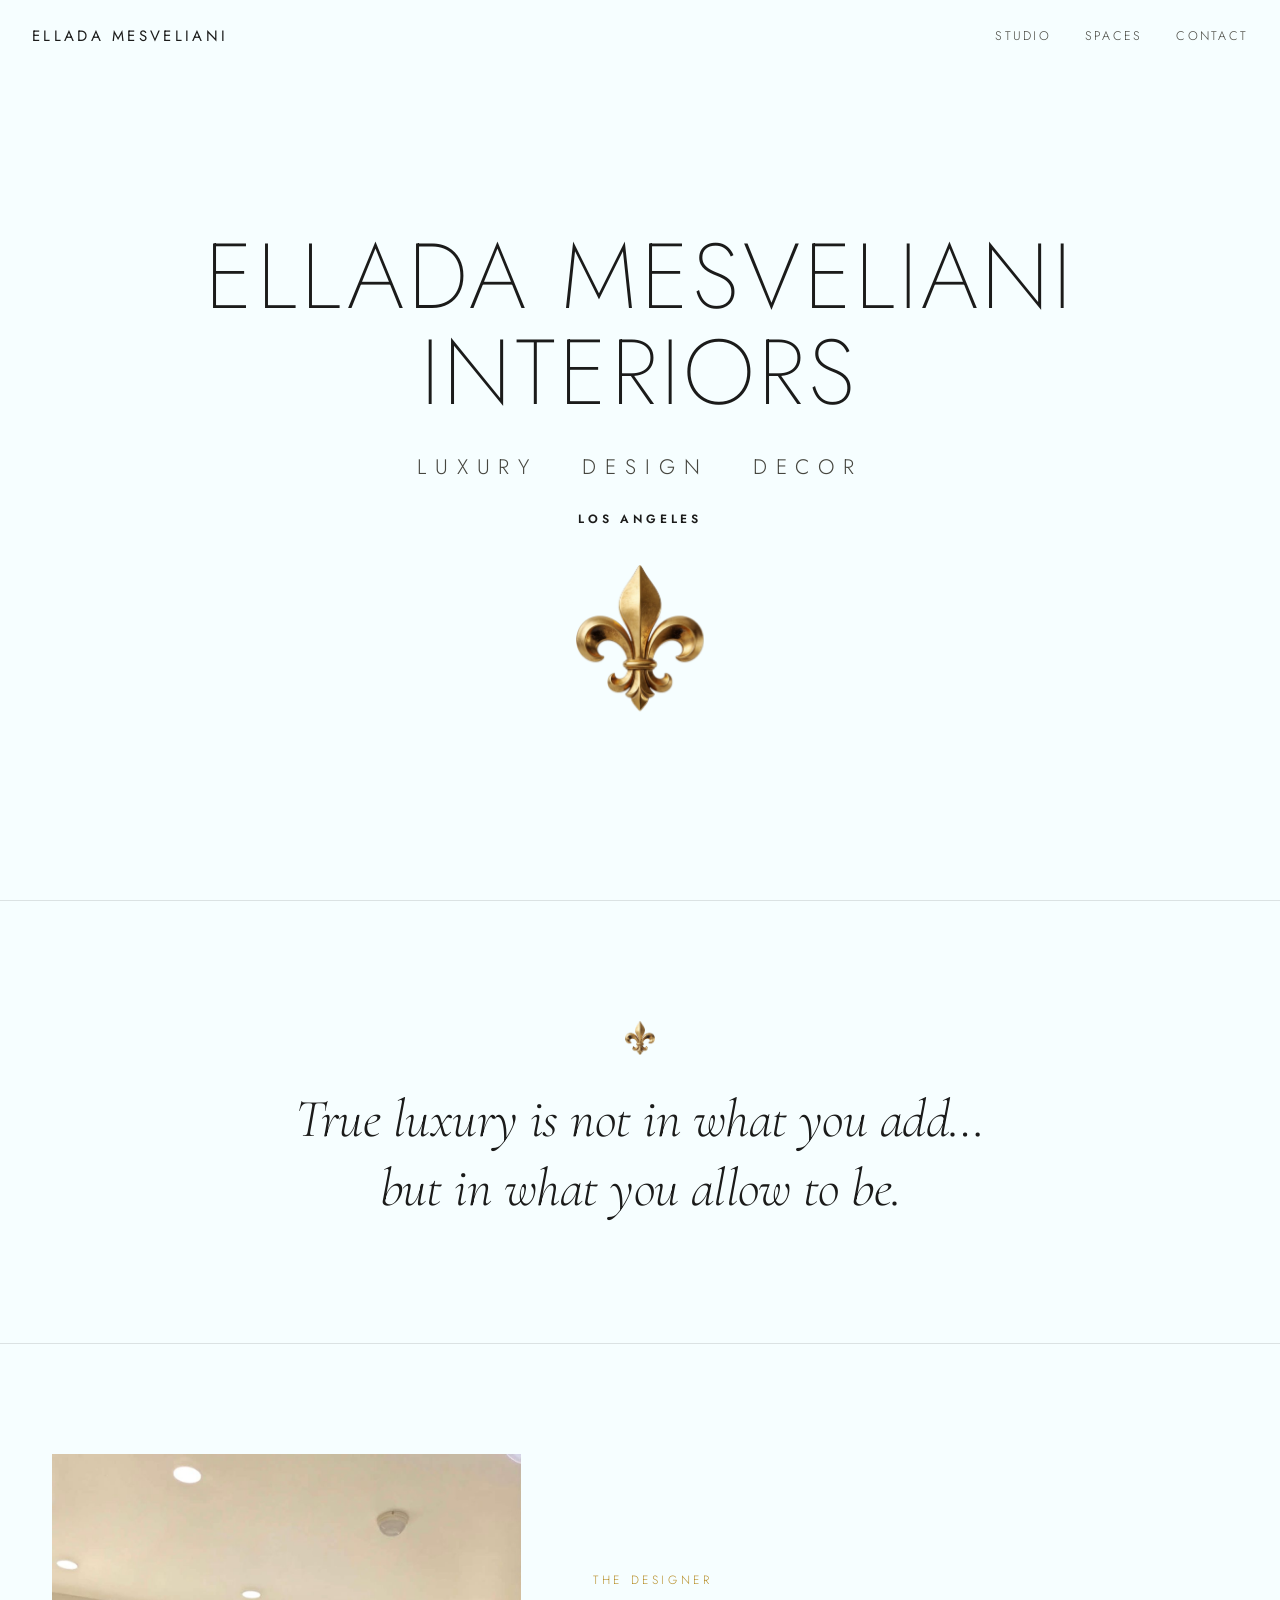
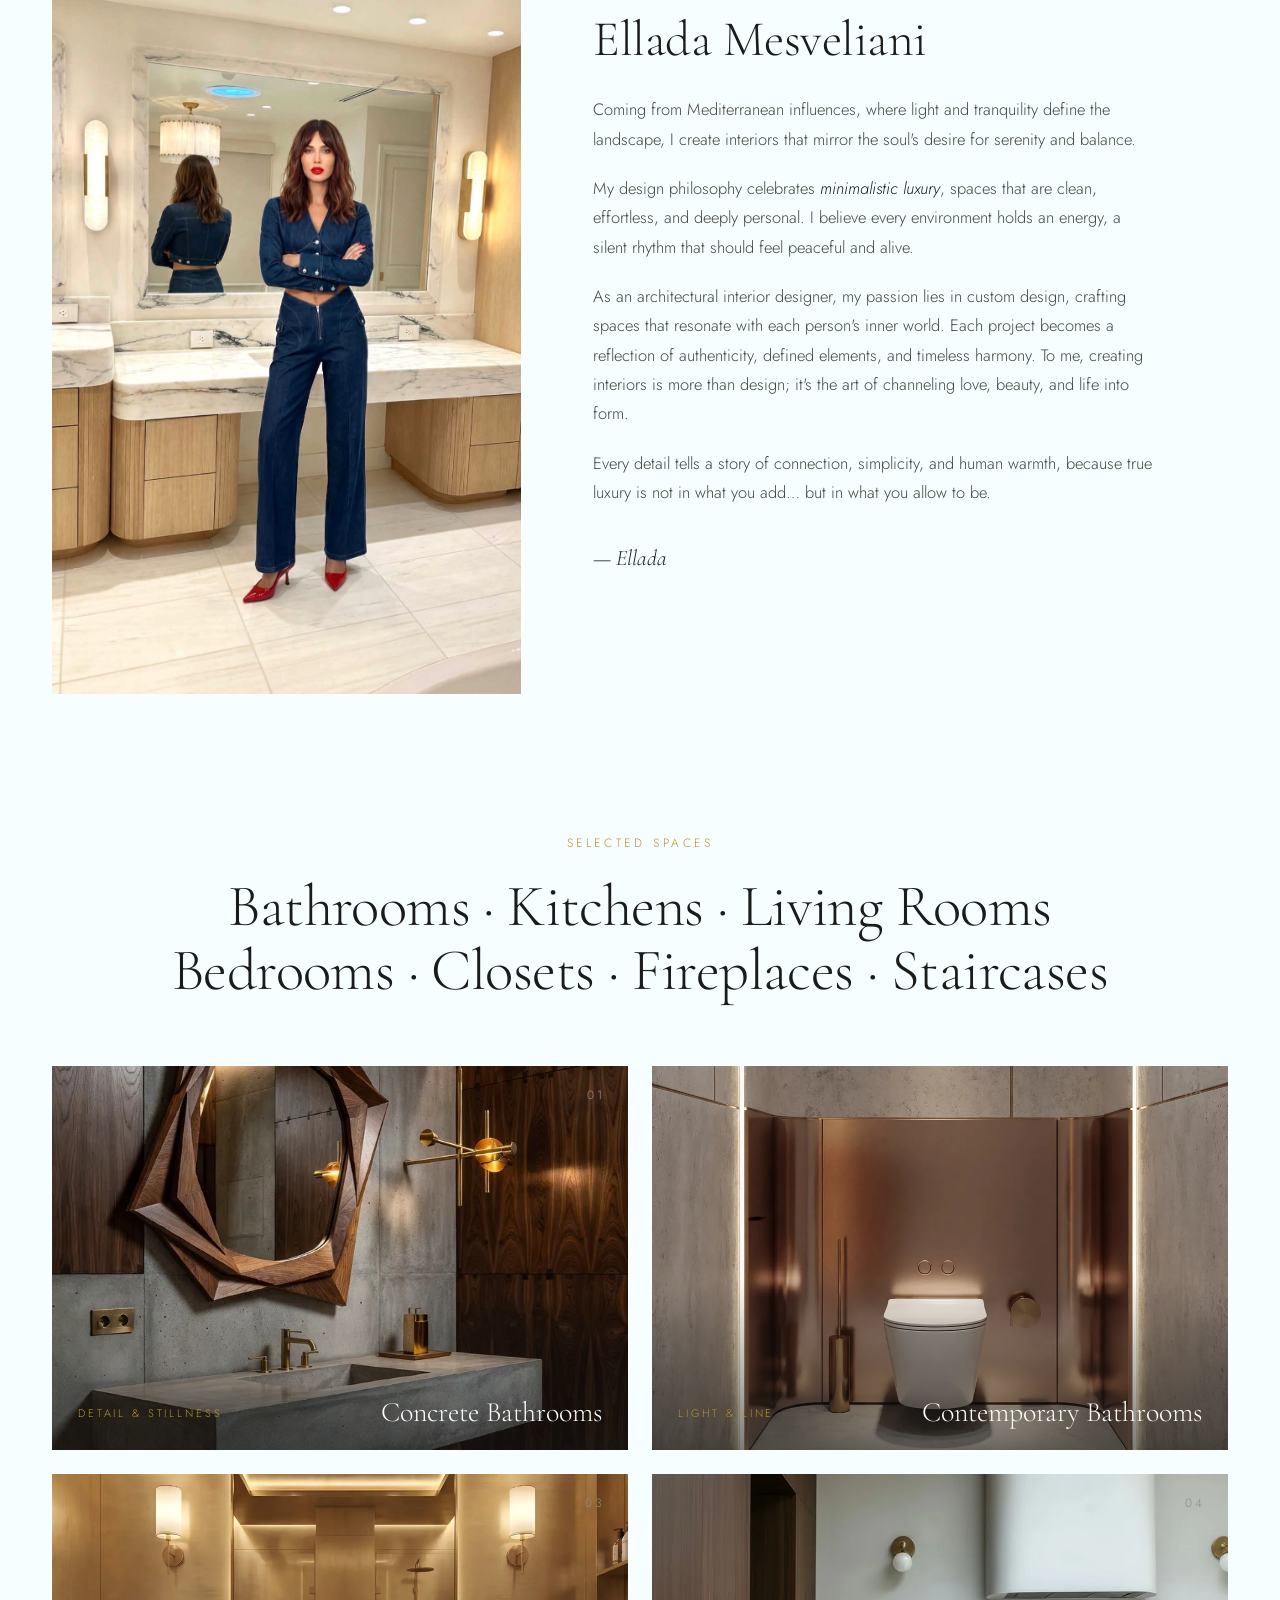
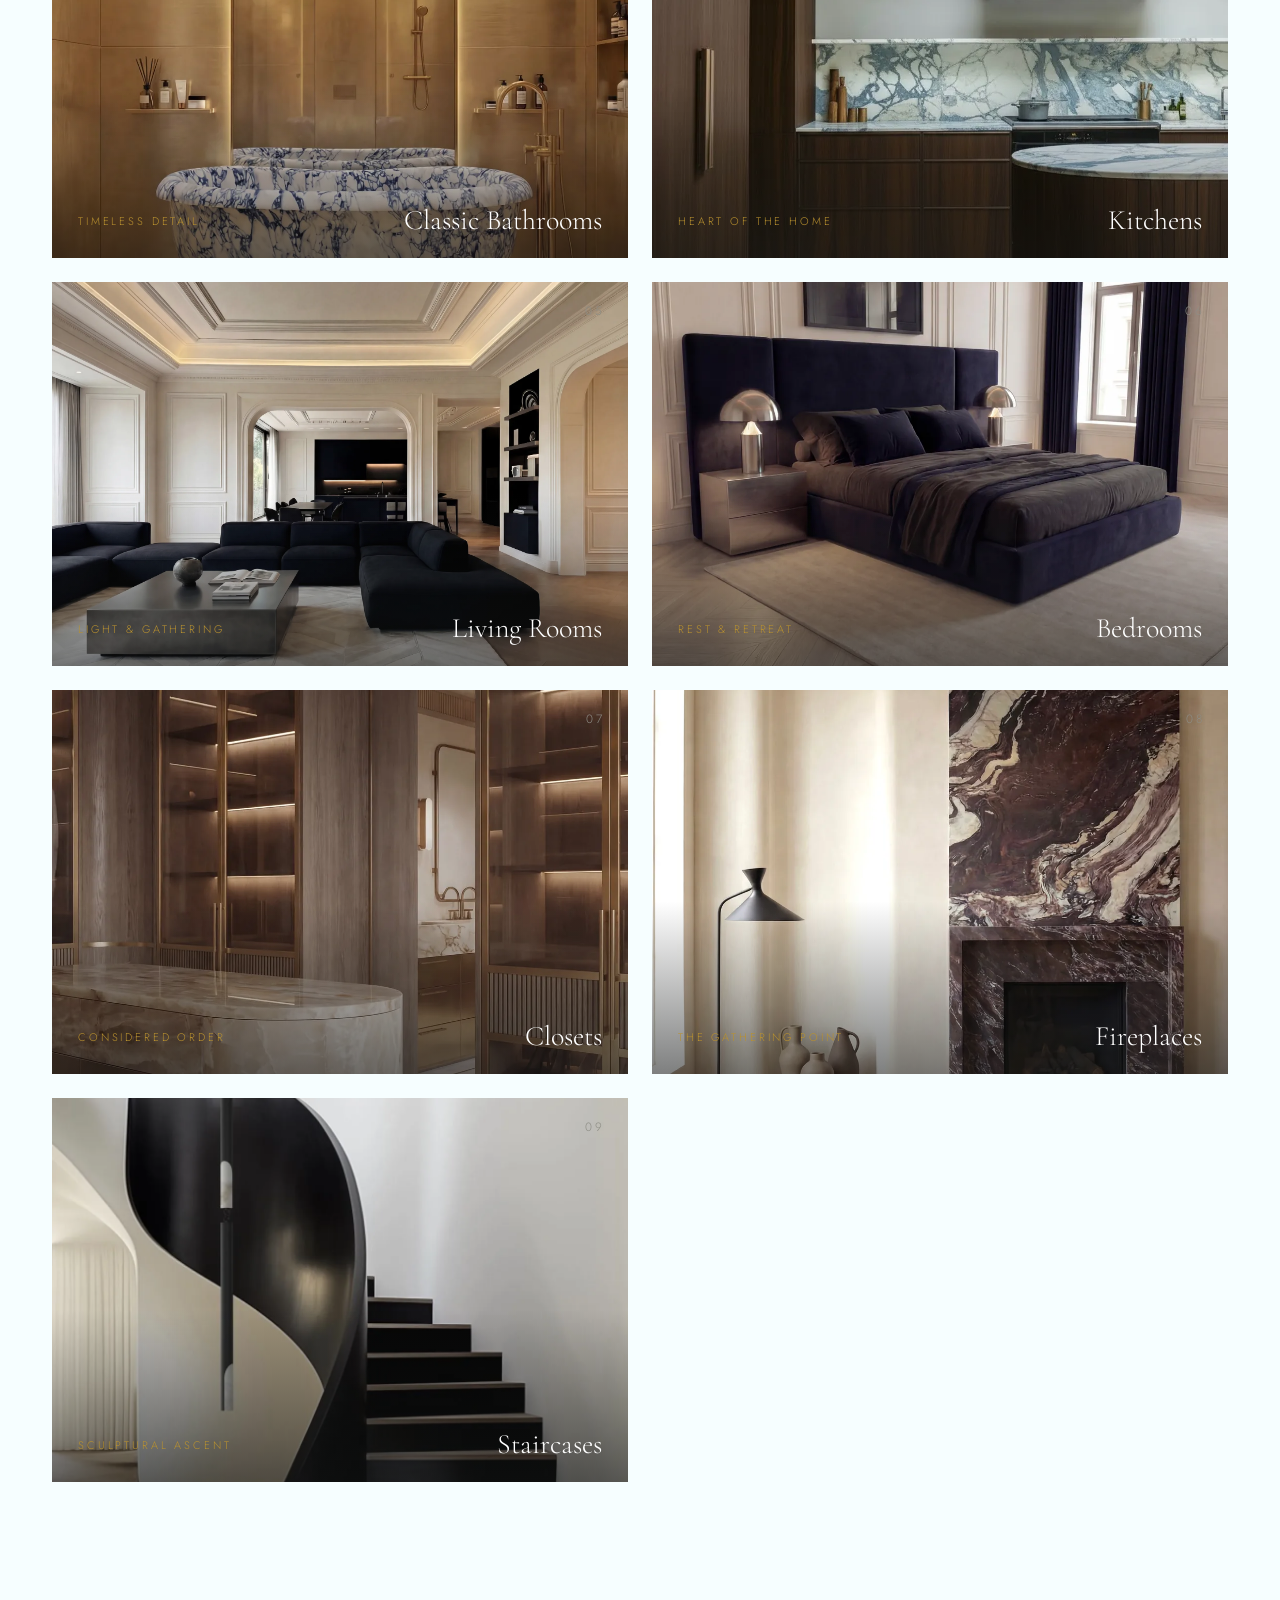
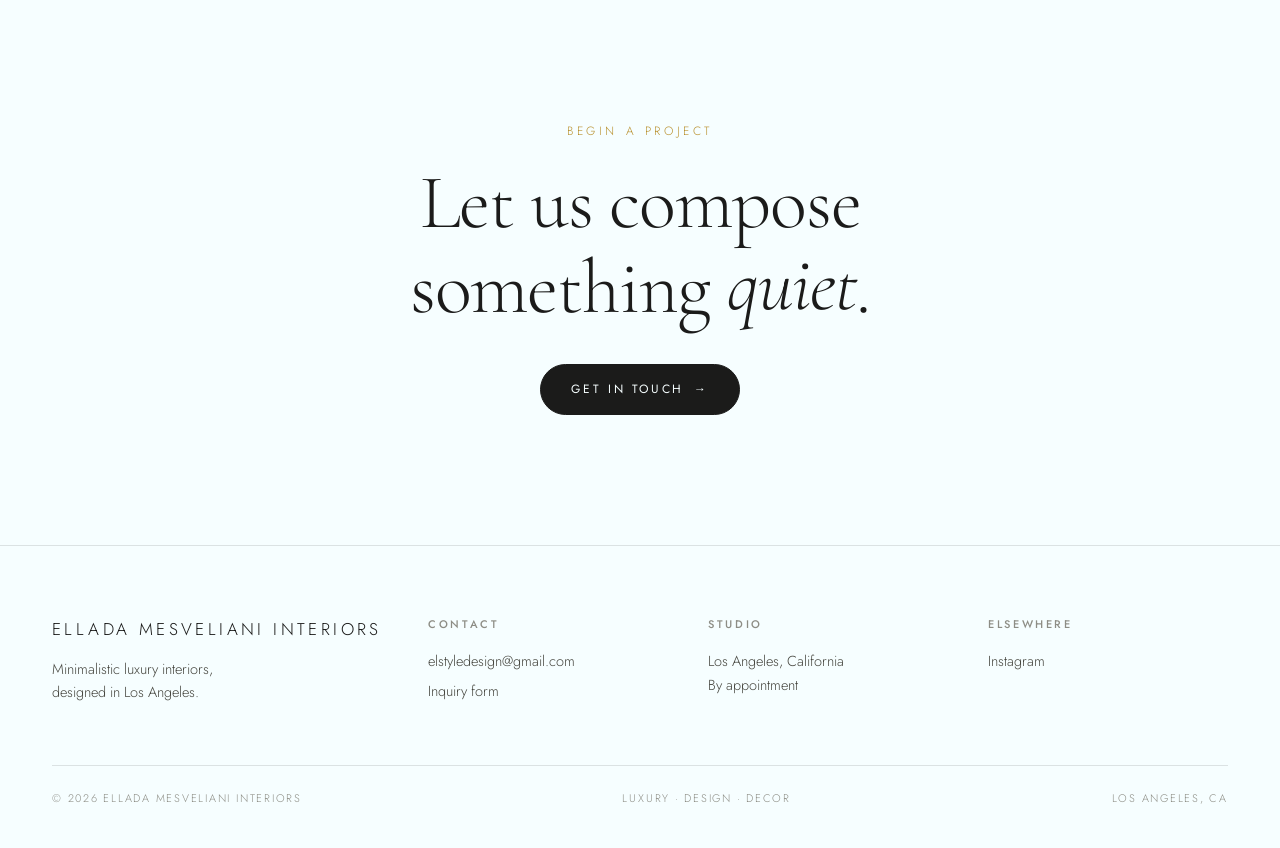
<file: index.html>
<!doctype html>
<html lang="en">
<head>
<meta charset="utf-8" />
<meta name="viewport" content="width=device-width, initial-scale=1" />
<title>Ellada Mesveliani Interiors — Luxury Design Decor, Los Angeles</title>
<meta name="description" content="Ellada Mesveliani Interiors — minimalistic luxury interior design in Los Angeles. Bathrooms, kitchens, living rooms and bedrooms designed with serenity, balance and timeless harmony." />
<link rel="preconnect" href="https://fonts.googleapis.com" />
<link rel="preconnect" href="https://fonts.gstatic.com" crossorigin />
<link href="https://fonts.googleapis.com/css2?family=Cormorant+Garamond:ital,wght@0,300;0,400;1,300;1,400&family=Jost:wght@200;300;400;500;600&display=swap" rel="stylesheet" />
<link rel="stylesheet" href="styles.css" />
<link rel="icon" href="favicon.ico" sizes="any" />
<link rel="icon" type="image/png" sizes="32x32" href="favicon-32x32.png" />
<link rel="icon" type="image/png" sizes="16x16" href="favicon-16x16.png" />
<link rel="apple-touch-icon" href="apple-touch-icon.png" />
<!-- Open Graph / iMessage link preview -->
<meta property="og:type" content="website" />
<meta property="og:site_name" content="Ellada Mesveliani Interiors" />
<meta property="og:url" content="https://elstyledesigns.com/" />
<meta property="og:title" content="Ellada Mesveliani Interiors — Luxury Design Decor, Los Angeles" />
<meta property="og:description" content="Ellada Mesveliani Interiors — minimalistic luxury interior design in Los Angeles. Bathrooms, kitchens, living rooms and bedrooms designed with serenity, balance and timeless harmony." />
<meta property="og:image" content="https://elstyledesigns.com/uploads/og-image.jpg" />
<meta property="og:image:width" content="1200" />
<meta property="og:image:height" content="630" />
<meta name="twitter:card" content="summary_large_image" />
<meta name="twitter:title" content="Ellada Mesveliani Interiors — Luxury Design Decor, Los Angeles" />
<meta name="twitter:description" content="Ellada Mesveliani Interiors — minimalistic luxury interior design in Los Angeles. Bathrooms, kitchens, living rooms and bedrooms designed with serenity, balance and timeless harmony." />
<meta name="twitter:image" content="https://elstyledesigns.com/uploads/og-image.jpg" />
</head>
<body>

<!-- ====================== NAV ====================== -->
<nav class="nav" id="nav">
  <a href="index.html" class="mark">Ellada Mesveliani</a>
  <div class="links" id="navLinks">
    <a href="#studio">Studio</a>
    <a href="#spaces">Spaces</a>
    <a href="contact.html">Contact</a>
  </div>
  <button class="nav-toggle" id="navToggle" aria-label="Menu">Menu</button>
</nav>

<!-- ============== LOGO WEBSITE LANDER ============== -->
<header class="lander">
  <h1 class="name">Ellada Mesveliani<br>Interiors</h1>
  <div class="sub">Luxury &nbsp; Design &nbsp; Decor</div>
  <div class="place">Los Angeles</div>

  <!-- gold fleur-de-lis crest -->
  <img class="crest" src="uploads/fleur-de-lis.webp" alt="Ellada Mesveliani Interiors fleur-de-lis emblem" />
</header>

<!-- ==================== TAGLINE ==================== -->
<section class="tagline">
  <img class="crest-sm" src="uploads/fleur-de-lis.webp" alt="" aria-hidden="true" />
  <p class="reveal">True luxury is not in what you add&hellip;<br>but in what you allow to be.</p>
</section>

<!-- ============= PHOTO OF ELLADA + BIO ============= -->
<section class="section" id="studio">
  <div class="wrap about">
    <figure class="portrait reveal">
      <img src="uploads/ellada.jpg" alt="Ellada Mesveliani, founder of Ellada Mesveliani Interiors" />
    </figure>

    <div class="reveal">
      <div class="eyebrow">The Designer</div>
      <h2>Ellada Mesveliani</h2>
      <div class="bio">
        <p>Coming from Mediterranean influences, where light and tranquility define the landscape, I create interiors that mirror the soul's desire for serenity and balance.</p>
        <p>My design philosophy celebrates <em>minimalistic luxury</em>, spaces that are clean, effortless, and deeply personal. I believe every environment holds an energy, a silent rhythm that should feel peaceful and alive.</p>
        <p>As an architectural interior designer, my passion lies in custom design, crafting spaces that resonate with each person's inner world. Each project becomes a reflection of authenticity, defined elements, and timeless harmony. To me, creating interiors is more than design; it's the art of channeling love, beauty, and life into form.</p>
        <p>Every detail tells a story of connection, simplicity, and human warmth, because true luxury is not in what you add&hellip; but in what you allow to be.</p>
      </div>
      <div class="signoff">— Ellada</div>
    </div>
  </div>
</section>

<!-- ==================== SPACES ==================== -->
<section class="section" id="spaces" style="padding-top:30px;">
  <div class="wrap">
    <div class="spaces-head reveal">
      <div class="eyebrow">Selected Spaces</div>
      <h2>Bathrooms &middot; Kitchens &middot; Living Rooms<br>Bedrooms &middot; Closets &middot; Fireplaces &middot; Staircases</h2>
    </div>

    <div class="grid">
      <a class="tile has-photo reveal" href="bathrooms.html">
        <img class="cover" src="uploads/bathrooms/bath-06.webp" alt="Concrete Bathrooms" loading="lazy" />
        <span class="num">01</span>
        <span class="label"><span class="k">Detail &amp; Stillness</span><span class="t">Concrete Bathrooms</span></span>
      </a>
      <a class="tile has-photo reveal" href="contemporary-bathrooms.html">
        <img class="cover" src="uploads/contemporary-bathrooms/contemporary-bathrooms-25.webp" alt="Contemporary Bathrooms" loading="lazy" style="object-position: center 82%;" />
        <span class="num">02</span>
        <span class="label"><span class="k">Light &amp; Line</span><span class="t">Contemporary Bathrooms</span></span>
      </a>
      <a class="tile has-photo reveal" href="classic-bathrooms.html">
        <img class="cover" src="uploads/classic-bathrooms/classic-bathrooms-hero.webp" alt="Classic Bathrooms" loading="lazy" />
        <span class="num">03</span>
        <span class="label"><span class="k">Timeless Detail</span><span class="t">Classic Bathrooms</span></span>
      </a>
      <a class="tile has-photo reveal" href="kitchens.html">
        <img class="cover" src="uploads/kitchens/kitchens-03.webp" alt="Kitchens" loading="lazy" />
        <span class="num">04</span>
        <span class="label"><span class="k">Heart of the Home</span><span class="t">Kitchens</span></span>
      </a>
      <a class="tile has-photo reveal" href="living-rooms.html">
        <img class="cover" src="uploads/living-rooms/living-rooms-01.webp" alt="Living Rooms" loading="lazy" />
        <span class="num">05</span>
        <span class="label"><span class="k">Light &amp; Gathering</span><span class="t">Living Rooms</span></span>
      </a>
      <a class="tile has-photo reveal" href="bedrooms.html">
        <img class="cover" src="uploads/bedrooms/bedrooms-01.webp" alt="Bedrooms" loading="lazy" />
        <span class="num">06</span>
        <span class="label"><span class="k">Rest &amp; Retreat</span><span class="t">Bedrooms</span></span>
      </a>
      <a class="tile has-photo reveal" href="closets.html">
        <img class="cover" src="uploads/closets/closets-01.webp" alt="Closets" loading="lazy" />
        <span class="num">07</span>
        <span class="label"><span class="k">Considered Order</span><span class="t">Closets</span></span>
      </a>
      <a class="tile has-photo reveal" href="fireplaces.html">
        <img class="cover" src="uploads/fireplaces/fireplaces-01.webp" alt="Fireplaces" loading="lazy" />
        <span class="num">08</span>
        <span class="label"><span class="k">The Gathering Point</span><span class="t">Fireplaces</span></span>
      </a>
      <a class="tile has-photo reveal" href="staircases.html">
        <img class="cover" src="uploads/staircases/staircases-01.webp" alt="Staircases" loading="lazy" />
        <span class="num">09</span>
        <span class="label"><span class="k">Sculptural Ascent</span><span class="t">Staircases</span></span>
      </a>
    </div>
  </div>
</section>

<!-- ================= CONTACT BAND ================= -->
<section class="contact-band">
  <div class="wrap reveal">
    <div class="eyebrow">Begin a Project</div>
    <h2>Let us compose<br>something <span class="word-slot" id="wordSlot"><span class="word-track"><span>quiet</span><span>timeless</span><span>serene</span><span>effortless</span><span>luminous</span><span>tranquil</span><span>refined</span><span>soulful</span><span>enduring</span><span>graceful</span><span>intentional</span><span>elemental</span></span></span>.</h2>
    <a href="contact.html" class="btn solid">Get in touch <span class="arrow">&rarr;</span></a>
  </div>
</section>

<!-- ==================== FOOTER ==================== -->
<footer class="foot">
  <div class="wrap">
    <div class="grid-foot">
      <div>
        <div class="brand-mark">Ellada Mesveliani Interiors</div>
        <p>Minimalistic luxury interiors,<br>designed in Los Angeles.</p>
      </div>
      <div>
        <h4>Contact</h4>
        <a href="mailto:elstyledesign@gmail.com">elstyledesign@gmail.com</a>
        <a href="contact.html">Inquiry form</a>
      </div>
      <div>
        <h4>Studio</h4>
        <p>Los Angeles, California<br>By appointment</p>
      </div>
      <div>
        <h4>Elsewhere</h4>
        <a href="https://instagram.com/ellada_mesveliani" target="_blank" rel="noopener">Instagram</a>
      </div>
    </div>
    <div class="meta">
      <span>&copy; 2026 Ellada Mesveliani Interiors</span>
      <span>Luxury &middot; Design &middot; Decor</span>
      <span>Los Angeles, CA</span>
    </div>
  </div>
</footer>

<script src="script.js"></script>
</body>
</html>
</file>
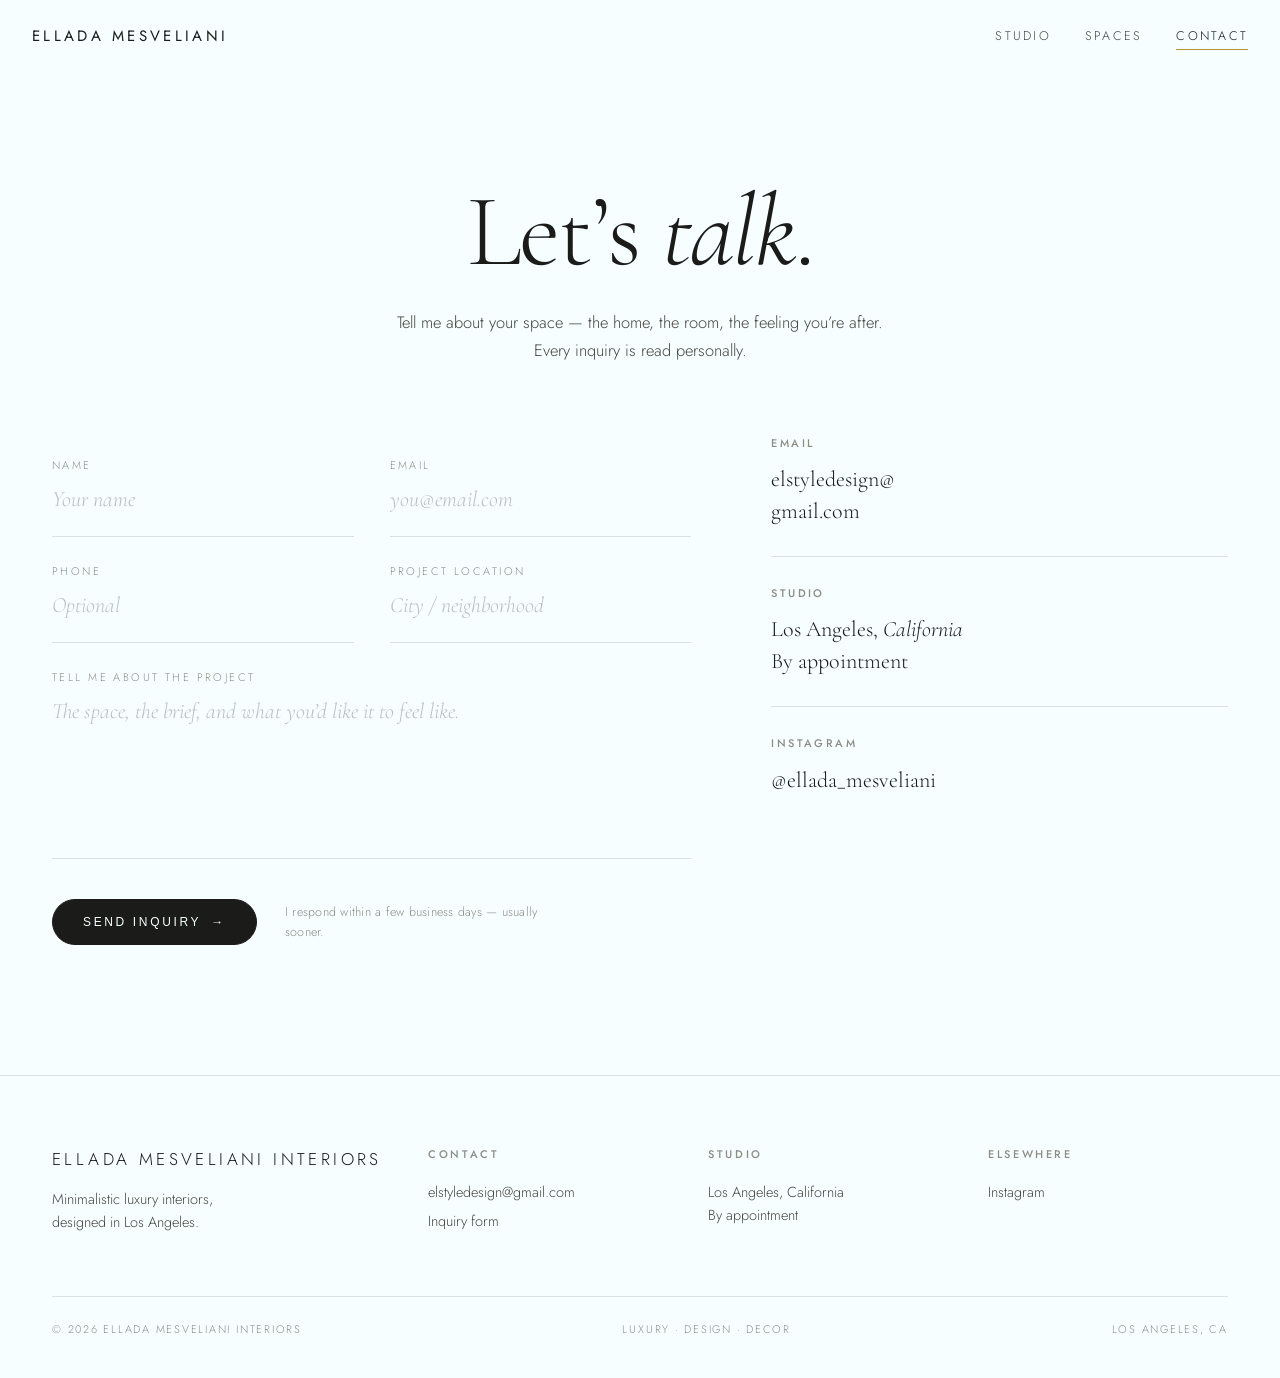
<file: contact.html>
<!doctype html>
<html lang="en">
<head>
<meta charset="utf-8" />
<meta name="viewport" content="width=device-width, initial-scale=1" />
<title>Contact — Ellada Mesveliani Interiors</title>
<meta name="description" content="Begin a project with Ellada Mesveliani Interiors — luxury interior design in Los Angeles." />
<link rel="preconnect" href="https://fonts.googleapis.com" />
<link rel="preconnect" href="https://fonts.gstatic.com" crossorigin />
<link href="https://fonts.googleapis.com/css2?family=Cormorant+Garamond:ital,wght@0,300;0,400;1,300;1,400&family=Jost:wght@200;300;400;500;600&display=swap" rel="stylesheet" />
<link rel="stylesheet" href="styles.css" />
<link rel="icon" href="favicon.ico" sizes="any" />
<link rel="icon" type="image/png" sizes="32x32" href="favicon-32x32.png" />
<link rel="icon" type="image/png" sizes="16x16" href="favicon-16x16.png" />
<link rel="apple-touch-icon" href="apple-touch-icon.png" />
<style>
  .contact-hero { padding: 180px 0 70px; text-align: center; }
  .contact-hero h1 {
    font-family: var(--serif);
    font-weight: 300;
    font-size: clamp(44px, 8vw, 104px);
    line-height: 1;
    letter-spacing: -0.02em;
  }
  .contact-hero h1 em { font-style: italic; }
  .contact-hero p {
    max-width: 520px; margin: 26px auto 0;
    font-size: 16.5px; color: var(--ink-soft); line-height: 1.7;
  }

  .contact-grid {
    display: grid;
    grid-template-columns: 1.4fr 1fr;
    gap: 80px;
    padding-bottom: 130px;
  }
  @media (max-width: 860px) { .contact-grid { grid-template-columns: 1fr; gap: 56px; } }

  .field { margin-bottom: 4px; padding: 22px 0; border-bottom: 1px solid var(--rule); }
  .field label {
    display: block;
    font-size: 11px; letter-spacing: 0.22em; text-transform: uppercase;
    color: var(--ink-mute); margin-bottom: 12px;
  }
  .field input, .field textarea {
    width: 100%; border: 0; background: transparent; outline: none; resize: none;
    font-family: var(--serif); font-weight: 300; font-size: 22px; color: var(--ink);
  }
  .field input::placeholder, .field textarea::placeholder { color: rgba(27,27,26,0.28); font-style: italic; }
  .row2 { display: grid; grid-template-columns: 1fr 1fr; gap: 36px; }
  @media (max-width: 560px) { .row2 { grid-template-columns: 1fr; gap: 0; } }

  .submit { margin-top: 40px; display: flex; align-items: center; gap: 28px; flex-wrap: wrap; }
  .submit .note { font-size: 12.5px; color: var(--ink-mute); max-width: 280px; letter-spacing: 0.02em; }

  .aside .block { padding: 28px 0; border-top: 1px solid var(--rule); }
  .aside .block:first-child { border-top: 0; padding-top: 0; }
  .aside h3 {
    font-size: 11px; letter-spacing: 0.22em; text-transform: uppercase;
    color: var(--ink-mute); margin-bottom: 12px; font-weight: 500;
  }
  .aside a, .aside p {
    display: block; font-family: var(--serif); font-weight: 300; font-size: 22px; line-height: 1.45; color: var(--ink);
  }
  .aside a:hover { color: var(--gold); }
  .aside em { font-style: italic; }

  /* submission confirmation bubble */
  .toast {
    position: fixed; left: 50%; bottom: 36px;
    transform: translateX(-50%) translateY(24px);
    display: flex; align-items: center; gap: 12px;
    background: var(--ink); color: #faf8f3;
    padding: 16px 28px; border-radius: 999px;
    font-size: 14px; letter-spacing: 0.02em;
    box-shadow: 0 18px 50px rgba(0,0,0,0.25);
    opacity: 0; pointer-events: none; z-index: 2000;
    transition: opacity .45s ease, transform .45s cubic-bezier(0.2,0.8,0.2,1);
  }
  .toast::before {
    content: ""; flex: none; width: 7px; height: 7px;
    border-radius: 50%; background: var(--gold);
  }
  .toast.show { opacity: 1; transform: translateX(-50%) translateY(0); pointer-events: auto; }
</style>
<!-- Open Graph / iMessage link preview -->
<meta property="og:type" content="website" />
<meta property="og:site_name" content="Ellada Mesveliani Interiors" />
<meta property="og:url" content="https://elstyledesigns.com/contact.html" />
<meta property="og:title" content="Contact — Ellada Mesveliani Interiors" />
<meta property="og:description" content="Begin a project with Ellada Mesveliani Interiors — luxury interior design in Los Angeles." />
<meta property="og:image" content="https://elstyledesigns.com/uploads/og-image.jpg" />
<meta property="og:image:width" content="1200" />
<meta property="og:image:height" content="630" />
<meta name="twitter:card" content="summary_large_image" />
<meta name="twitter:title" content="Contact — Ellada Mesveliani Interiors" />
<meta name="twitter:description" content="Begin a project with Ellada Mesveliani Interiors — luxury interior design in Los Angeles." />
<meta name="twitter:image" content="https://elstyledesigns.com/uploads/og-image.jpg" />
</head>
<body>

<nav class="nav scrolled" id="nav">
  <a href="index.html" class="mark">Ellada Mesveliani</a>
  <div class="links" id="navLinks">
    <a href="index.html#studio">Studio</a>
    <a href="index.html#spaces">Spaces</a>
    <a href="contact.html" class="active">Contact</a>
  </div>
  <button class="nav-toggle" id="navToggle" aria-label="Menu">Menu</button>
</nav>

<header class="contact-hero">
  <div class="wrap">
    <h1>Let&rsquo;s <em>talk</em>.</h1>
    <p>Tell me about your space — the home, the room, the feeling you&rsquo;re after. Every inquiry is read personally.</p>
  </div>
</header>

<section class="wrap">
  <div class="contact-grid">
    <!-- Submits via FormSubmit (AJAX); delivers inquiries to elstyledesign@gmail.com -->
    <form id="inquiry" action="https://formsubmit.co/elstyledesign@gmail.com" method="POST">
      <!-- FormSubmit options -->
      <input type="hidden" name="_subject" value="New inquiry — Ellada Mesveliani Interiors" />
      <input type="hidden" name="_template" value="table" />
      <input type="hidden" name="_captcha" value="false" />
      <!-- honeypot: bots fill this, humans never see it -->
      <input type="text" name="_honey" tabindex="-1" autocomplete="off" style="position:absolute;left:-9999px" aria-hidden="true" />
      <div class="row2">
        <div class="field">
          <label>Name</label>
          <input type="text" name="name" placeholder="Your name" required />
        </div>
        <div class="field">
          <label>Email</label>
          <input type="email" name="email" placeholder="you@email.com" required />
        </div>
      </div>
      <div class="row2">
        <div class="field">
          <label>Phone</label>
          <input type="tel" name="phone" placeholder="Optional" />
        </div>
        <div class="field">
          <label>Project location</label>
          <input type="text" name="location" placeholder="City / neighborhood" />
        </div>
      </div>
      <div class="field">
        <label>Tell me about the project</label>
        <textarea name="message" rows="5" placeholder="The space, the brief, and what you&rsquo;d like it to feel like." required></textarea>
      </div>
      <div class="submit">
        <button type="submit" class="btn solid">Send inquiry <span class="arrow">&rarr;</span></button>
        <p class="note">I respond within a few business days — usually sooner.</p>
      </div>
    </form>

    <aside class="aside">
      <div class="block">
        <h3>Email</h3>
        <a href="mailto:elstyledesign@gmail.com">elstyledesign@<br>gmail.com</a>
      </div>
      <div class="block">
        <h3>Studio</h3>
        <p>Los Angeles, <em>California</em><br>By appointment</p>
      </div>
      <div class="block">
        <h3>Instagram</h3>
        <a href="https://instagram.com/ellada_mesveliani" target="_blank" rel="noopener">@ellada_mesveliani</a>
      </div>
    </aside>
  </div>
</section>

<footer class="foot">
  <div class="wrap">
    <div class="grid-foot">
      <div>
        <div class="brand-mark">Ellada Mesveliani Interiors</div>
        <p>Minimalistic luxury interiors,<br>designed in Los Angeles.</p>
      </div>
      <div>
        <h4>Contact</h4>
        <a href="mailto:elstyledesign@gmail.com">elstyledesign@gmail.com</a>
        <a href="contact.html">Inquiry form</a>
      </div>
      <div>
        <h4>Studio</h4>
        <p>Los Angeles, California<br>By appointment</p>
      </div>
      <div>
        <h4>Elsewhere</h4>
        <a href="https://instagram.com/ellada_mesveliani" target="_blank" rel="noopener">Instagram</a>
      </div>
    </div>
    <div class="meta">
      <span>&copy; 2026 Ellada Mesveliani Interiors</span>
      <span>Luxury &middot; Design &middot; Decor</span>
      <span>Los Angeles, CA</span>
    </div>
  </div>
</footer>

<div class="toast" id="toast" role="status" aria-live="polite">Thanks, We&rsquo;ll be in touch soon.</div>

<script src="script.js"></script>
<script>
  // Send the inquiry through FormSubmit via AJAX so the visitor stays on-page.
  // On success, show a confirmation bubble and reset the form.
  document.getElementById('inquiry').addEventListener('submit', async (e) => {
    e.preventDefault();
    const form = e.currentTarget;
    const btn = form.querySelector('button[type="submit"]');
    const toast = document.getElementById('toast');
    const original = btn.innerHTML;
    btn.disabled = true;
    btn.innerHTML = 'Sending&hellip;';
    try {
      const res = await fetch('https://formsubmit.co/ajax/elstyledesign@gmail.com', {
        method: 'POST',
        headers: { 'Accept': 'application/json' },
        body: new FormData(form)
      });
      if (!res.ok) throw new Error('Request failed');
      form.reset();
      toast.classList.add('show');
      clearTimeout(toast._timer);
      toast._timer = setTimeout(() => toast.classList.remove('show'), 5000);
    } catch (err) {
      alert('Sorry — your message could not be sent right now. Please email elstyledesign@gmail.com directly.');
    } finally {
      btn.disabled = false;
      btn.innerHTML = original;
    }
  });
</script>
</body>
</html>
</file>
<file: styles.css>
/* ===========================================================
   Ellada Mesveliani Interiors — shared stylesheet
   Luxury · Design · Decor — Los Angeles
   =========================================================== */

:root {
  --bg:        #F6FEFF;   /* page background */
  --ink:       #1b1b1a;   /* primary text   */
  --ink-soft:  #46463f;   /* body copy      */
  --ink-mute:  #8d8d85;   /* captions       */
  --gold:      #b9912f;   /* accent / mark  */
  --gold-soft: #cda85a;
  --rule:      rgba(27, 27, 26, 0.12);

  --font:  "Jost", -apple-system, BlinkMacSystemFont, "Segoe UI", sans-serif;
  --serif: "Cormorant Garamond", "Times New Roman", serif;
}

* { box-sizing: border-box; margin: 0; padding: 0; }

html { scroll-behavior: smooth; }

body {
  background: var(--bg);
  color: var(--ink);
  font-family: var(--font);
  font-weight: 300;
  font-size: 16px;
  line-height: 1.6;
  -webkit-font-smoothing: antialiased;
  text-rendering: optimizeLegibility;
}

img { max-width: 100%; display: block; }
a   { color: inherit; text-decoration: none; }

.wrap { max-width: 1240px; margin: 0 auto; padding: 0 32px; }

/* ——— Reveal on scroll ——— */
.reveal {
  opacity: 0;
  transform: translateY(28px);
  transition: opacity 1s cubic-bezier(0.2, 0.8, 0.2, 1),
              transform 1s cubic-bezier(0.2, 0.8, 0.2, 1);
}
.reveal.in { opacity: 1; transform: none; }

/* ===========================================================
   Navigation
   =========================================================== */
.nav {
  position: fixed;
  top: 0; left: 0; right: 0;
  z-index: 100;
  display: flex;
  align-items: center;
  justify-content: space-between;
  padding: 22px 32px;
  transition: background 0.5s ease, padding 0.5s ease, box-shadow 0.5s ease;
}
.nav.scrolled {
  background: rgba(246, 254, 255, 0.82);
  backdrop-filter: blur(12px);
  padding: 16px 32px;
  box-shadow: 0 1px 0 var(--rule);
}
.nav .mark {
  font-size: 15px;
  letter-spacing: 0.22em;
  font-weight: 400;
  text-transform: uppercase;
}
.nav .links { display: flex; gap: 34px; }
.nav .links a {
  font-size: 12.5px;
  letter-spacing: 0.18em;
  text-transform: uppercase;
  color: var(--ink-soft);
  position: relative;
  padding: 4px 0;
  transition: color 0.3s ease;
}
.nav .links a::after {
  content: "";
  position: absolute;
  left: 0; bottom: 0;
  width: 100%; height: 1px;
  background: var(--gold);
  transform: scaleX(0);
  transform-origin: left;
  transition: transform 0.4s ease;
}
.nav .links a:hover,
.nav .links a.active { color: var(--ink); }
.nav .links a:hover::after,
.nav .links a.active::after { transform: scaleX(1); }

.nav-toggle {
  display: none;
  background: none; border: 0;
  font-family: var(--font);
  font-size: 12px;
  letter-spacing: 0.18em;
  text-transform: uppercase;
  cursor: pointer;
  color: var(--ink);
}

@media (max-width: 760px) {
  .nav .links {
    position: fixed;
    inset: 0;
    flex-direction: column;
    align-items: center;
    justify-content: center;
    gap: 28px;
    background: var(--bg);
    opacity: 0;
    pointer-events: none;
    transition: opacity 0.4s ease;
  }
  .nav .links.open { opacity: 1; pointer-events: auto; }
  .nav .links a { font-size: 16px; }
  .nav-toggle { display: block; z-index: 110; }
}

/* ===========================================================
   Hero — Logo Website Lander
   =========================================================== */
.lander {
  position: relative;
  min-height: 100vh;
  display: flex;
  flex-direction: column;
  align-items: center;
  justify-content: center;
  text-align: center;
  padding: 120px 24px 80px;
}
.lander .name {
  font-weight: 200;
  font-size: clamp(34px, 7.2vw, 104px);
  line-height: 1.04;
  letter-spacing: 0.04em;
  text-transform: uppercase;
}
.lander .sub {
  margin-top: 30px;
  font-size: clamp(13px, 1.7vw, 21px);
  font-weight: 300;
  letter-spacing: 0.42em;
  text-transform: uppercase;
  color: var(--ink-soft);
}
.lander .place {
  margin-top: 26px;
  font-size: 12px;
  font-weight: 600;
  letter-spacing: 0.32em;
  text-transform: uppercase;
}
.lander .crest {
  width: clamp(86px, 10vw, 138px);
  height: auto;
  margin-top: 36px;
}
/* logo is a transparent PNG/WebP — sits cleanly on any background */
/* staged fade-in */
.lander > * { opacity: 0; transform: translateY(18px); animation: rise 1.1s cubic-bezier(0.2,0.8,0.2,1) forwards; }
.lander .name  { animation-delay: 0.15s; }
.lander .sub   { animation-delay: 0.45s; }
.lander .place { animation-delay: 0.65s; }
.lander .crest { animation-delay: 0.85s; }
@keyframes rise { to { opacity: 1; transform: none; } }


/* ===========================================================
   Section scaffolding
   =========================================================== */
.section { padding: 110px 0; }
.eyebrow {
  font-size: 12px;
  letter-spacing: 0.3em;
  text-transform: uppercase;
  color: var(--gold);
  margin-bottom: 22px;
}

/* ——— Tagline ——— */
.tagline {
  text-align: center;
  padding: 120px 24px;
  border-top: 1px solid var(--rule);
  border-bottom: 1px solid var(--rule);
}
.tagline p {
  font-family: var(--serif);
  font-weight: 300;
  font-style: italic;
  font-size: clamp(26px, 4.2vw, 56px);
  line-height: 1.28;
  letter-spacing: -0.01em;
  max-width: 980px;
  margin: 0 auto;
}
.tagline .crest-sm { width: 30px; margin: 0 auto 30px; opacity: 0.9; }

/* ——— About / Bio ——— */
.about {
  display: grid;
  grid-template-columns: 0.85fr 1.15fr;
  gap: 72px;
  align-items: center;
}
.portrait {
  aspect-ratio: 1117 / 2000;
  position: relative;
  overflow: hidden;
  background: linear-gradient(135deg, #eef7f8 0%, #e3eef0 100%);
}
.portrait img {
  width: 100%;
  height: 100%;
  object-fit: contain;
  object-position: center;
}
.about h2 {
  font-family: var(--serif);
  font-weight: 300;
  font-size: clamp(30px, 4vw, 50px);
  line-height: 1.1;
  letter-spacing: -0.01em;
  margin-bottom: 28px;
}
.about .bio p {
  font-size: 16.5px;
  line-height: 1.78;
  color: var(--ink-soft);
  margin-bottom: 20px;
  max-width: 560px;
}
.about .bio p:last-child { margin-bottom: 0; }
.about .bio em { font-style: italic; color: var(--ink); }
.about .signoff {
  margin-top: 34px;
  font-family: var(--serif);
  font-style: italic;
  font-size: 22px;
  color: var(--ink);
}
@media (max-width: 860px) {
  .about { grid-template-columns: 1fr; gap: 44px; }
  .portrait { max-width: 420px; }
}

/* ——— Spaces grid ——— */
.spaces-head { text-align: center; margin-bottom: 64px; }
.spaces-head h2 {
  font-family: var(--serif);
  font-weight: 300;
  font-size: clamp(32px, 4.6vw, 60px);
  line-height: 1.08;
  letter-spacing: -0.01em;
}
.grid {
  display: grid;
  grid-template-columns: repeat(2, 1fr);
  gap: 24px;
}
.tile {
  position: relative;
  aspect-ratio: 3 / 2;
  overflow: hidden;
  background: linear-gradient(135deg, #eef7f8 0%, #dfeced 100%);
  display: block;
}
.tile img.cover {
  position: absolute;
  inset: 0;
  width: 100%; height: 100%;
  object-fit: cover;
  transition: transform 0.8s cubic-bezier(0.2,0.8,0.2,1);
}
.tile:hover img.cover { transform: scale(1.04); }
.tile.has-photo::before {
  content: "";
  position: absolute; inset: 0; z-index: 1;
  background: linear-gradient(to top, rgba(20,22,22,0.55) 0%, rgba(20,22,22,0) 45%);
}
.tile.has-photo .label { color: #fff; }
.tile .label {
  position: absolute;
  left: 26px; right: 26px; bottom: 22px;
  z-index: 2;
  color: var(--ink);
  display: flex;
  align-items: flex-end;
  justify-content: space-between;
  gap: 18px;
  transition: transform 0.5s cubic-bezier(0.2,0.8,0.2,1);
}
.tile .label .k {
  font-size: 11px;
  letter-spacing: 0.26em;
  text-transform: uppercase;
  color: var(--gold);
  padding-bottom: 6px;
  white-space: nowrap;
}
.tile .label .t {
  font-family: var(--serif);
  font-size: 28px;
  font-weight: 300;
  line-height: 1.1;
  text-align: right;
}
.tile .num {
  position: absolute;
  top: 20px; right: 24px;
  font-size: 12px;
  letter-spacing: 0.2em;
  color: var(--ink-mute);
  z-index: 2;
}
.tile::after {
  content: "";
  position: absolute; inset: 0;
  background: rgba(27,27,26,0.04);
  opacity: 0;
  transition: opacity 0.5s ease;
}
.tile:hover::after { opacity: 1; }
.tile:hover .label { transform: translateY(-4px); }
@media (max-width: 640px) {
  .grid { grid-template-columns: 1fr; gap: 16px; }
}

/* ——— Contact band on home ——— */
.contact-band { text-align: center; padding: 130px 24px; }
.contact-band h2 {
  font-family: var(--serif);
  font-weight: 300;
  font-size: clamp(36px, 6vw, 84px);
  line-height: 1.04;
  letter-spacing: -0.015em;
  margin-bottom: 36px;
}
.contact-band h2 em { font-style: italic; }
/* slot-machine word reel */
.word-slot {
  position: relative;
  display: inline-block;
  height: 1.1em;
  vertical-align: bottom;
  /* clip left/right only (for the width animation); let descenders/ascenders breathe.
     small right allowance so the italic lean on the last letter isn't shaved */
  clip-path: inset(-0.45em -0.12em -0.5em 0);
  transition: width 0.5s cubic-bezier(0.2, 0.8, 0.2, 1);
}
.word-track { display: block; height: 1.1em; }
.word-track > span {
  position: absolute;
  left: 0; top: 0;
  width: max-content;
  height: 1.1em;
  line-height: 1.1em;
  font-style: italic;
  opacity: 0;
  transform: translateY(0.42em);
  transition: opacity 0.5s ease, transform 0.5s cubic-bezier(0.2, 0.8, 0.2, 1);
}
.word-track > span.is-current { opacity: 1; transform: translateY(0); }
.word-track > span.is-out { opacity: 0; transform: translateY(-0.42em); }

/* ===========================================================
   Buttons
   =========================================================== */
.btn {
  display: inline-flex;
  align-items: center;
  gap: 10px;
  padding: 15px 30px;
  border: 1px solid var(--ink);
  border-radius: 999px;
  font-size: 12px;
  letter-spacing: 0.22em;
  text-transform: uppercase;
  font-weight: 400;
  transition: background 0.4s ease, color 0.4s ease, transform 0.4s ease;
}
.btn:hover { background: var(--ink); color: var(--bg); }
.btn.solid { background: var(--ink); color: var(--bg); }
.btn.solid:hover { background: transparent; color: var(--ink); }
.btn .arrow { transition: transform 0.4s ease; }
.btn:hover .arrow { transform: translateX(5px); }

/* ===========================================================
   Gallery sub-pages (one per space)
   =========================================================== */
.gallery-hero {
  text-align: center;
  padding: 170px 0 64px;
  margin-bottom: 56px;
  border-bottom: 1px solid var(--rule);
}
.gallery-hero h1 {
  font-family: var(--serif);
  font-weight: 300;
  font-size: clamp(46px, 8vw, 100px);
  line-height: 1;
  letter-spacing: -0.02em;
}
.gallery-hero p {
  max-width: 540px;
  margin: 24px auto 0;
  font-size: 16.5px;
  line-height: 1.7;
  color: var(--ink-soft);
}

/* masonry via CSS columns */
.gallery {
  columns: 3;
  column-gap: 22px;
}
.gallery figure {
  break-inside: avoid;
  margin: 0 0 22px;
  overflow: hidden;
  background: linear-gradient(135deg, #eef7f8 0%, #dfeced 100%);
}
.gallery img {
  width: 100%;
  display: block;
  cursor: zoom-in;
  transition: transform 0.9s cubic-bezier(0.2, 0.8, 0.2, 1), opacity 0.6s ease;
}
.gallery figure:hover img { transform: scale(1.035); }
@media (max-width: 900px) { .gallery { columns: 2; } }
@media (max-width: 600px) { .gallery { columns: 1; } }

/* empty state until photography is added */
.gallery-empty {
  text-align: center;
  padding: 70px 0 90px;
  color: var(--ink-mute);
}
.gallery-empty .crest-sm { width: 40px; margin: 0 auto 22px; }
.gallery-empty p { font-size: 14px; letter-spacing: 0.04em; }

/* prev / next space navigation */
.space-nav {
  display: flex;
  justify-content: space-between;
  gap: 24px;
  flex-wrap: wrap;
  padding: 70px 0 30px;
  margin-top: 40px;
  border-top: 1px solid var(--rule);
}
.space-nav a {
  font-size: 12px;
  letter-spacing: 0.2em;
  text-transform: uppercase;
  color: var(--ink-soft);
  transition: color 0.3s ease;
}
.space-nav a:hover { color: var(--ink); }
.space-nav .k { color: var(--ink-mute); display: block; margin-bottom: 6px; font-size: 10px; }

/* lightbox */
.lightbox {
  position: fixed;
  inset: 0;
  z-index: 1000;
  background: rgba(22, 24, 24, 0.94);
  display: none;
  align-items: center;
  justify-content: center;
  padding: 40px;
  cursor: zoom-out;
}
.lightbox.open { display: flex; }
.lightbox img { max-width: 92vw; max-height: 88vh; object-fit: contain; box-shadow: 0 30px 80px rgba(0,0,0,0.5); }
.lightbox .lb-close,
.lightbox .lb-arrow {
  position: absolute;
  color: rgba(255,255,255,0.8);
  background: none; border: 0;
  font-family: var(--font);
  cursor: pointer;
  transition: color 0.3s ease;
}
.lightbox .lb-close { top: 26px; right: 32px; font-size: 12px; letter-spacing: 0.2em; text-transform: uppercase; }
.lightbox .lb-arrow { top: 50%; transform: translateY(-50%); font-size: 30px; padding: 16px; }
.lightbox .lb-prev { left: 16px; }
.lightbox .lb-next { right: 16px; }
.lightbox .lb-close:hover, .lightbox .lb-arrow:hover { color: #fff; }

/* ===========================================================
   Footer
   =========================================================== */
.foot {
  border-top: 1px solid var(--rule);
  padding: 70px 0 40px;
}
.foot .grid-foot {
  display: grid;
  grid-template-columns: 1.4fr 1fr 1fr 1fr;
  gap: 40px;
}
.foot h4 {
  font-size: 11px;
  letter-spacing: 0.24em;
  text-transform: uppercase;
  color: var(--ink-mute);
  margin-bottom: 16px;
  font-weight: 500;
}
.foot p, .foot a { font-size: 14.5px; color: var(--ink-soft); display: block; margin-bottom: 6px; }
.foot a:hover { color: var(--ink); }
.foot .brand-mark {
  font-size: 17px;
  letter-spacing: 0.2em;
  text-transform: uppercase;
  color: var(--ink);
  margin-bottom: 14px;
}
.foot .meta {
  margin-top: 56px;
  padding-top: 24px;
  border-top: 1px solid var(--rule);
  display: flex;
  justify-content: space-between;
  flex-wrap: wrap;
  gap: 10px;
  font-size: 11px;
  letter-spacing: 0.16em;
  text-transform: uppercase;
  color: var(--ink-mute);
}
@media (max-width: 760px) {
  .foot .grid-foot { grid-template-columns: 1fr 1fr; }
}
</file>
